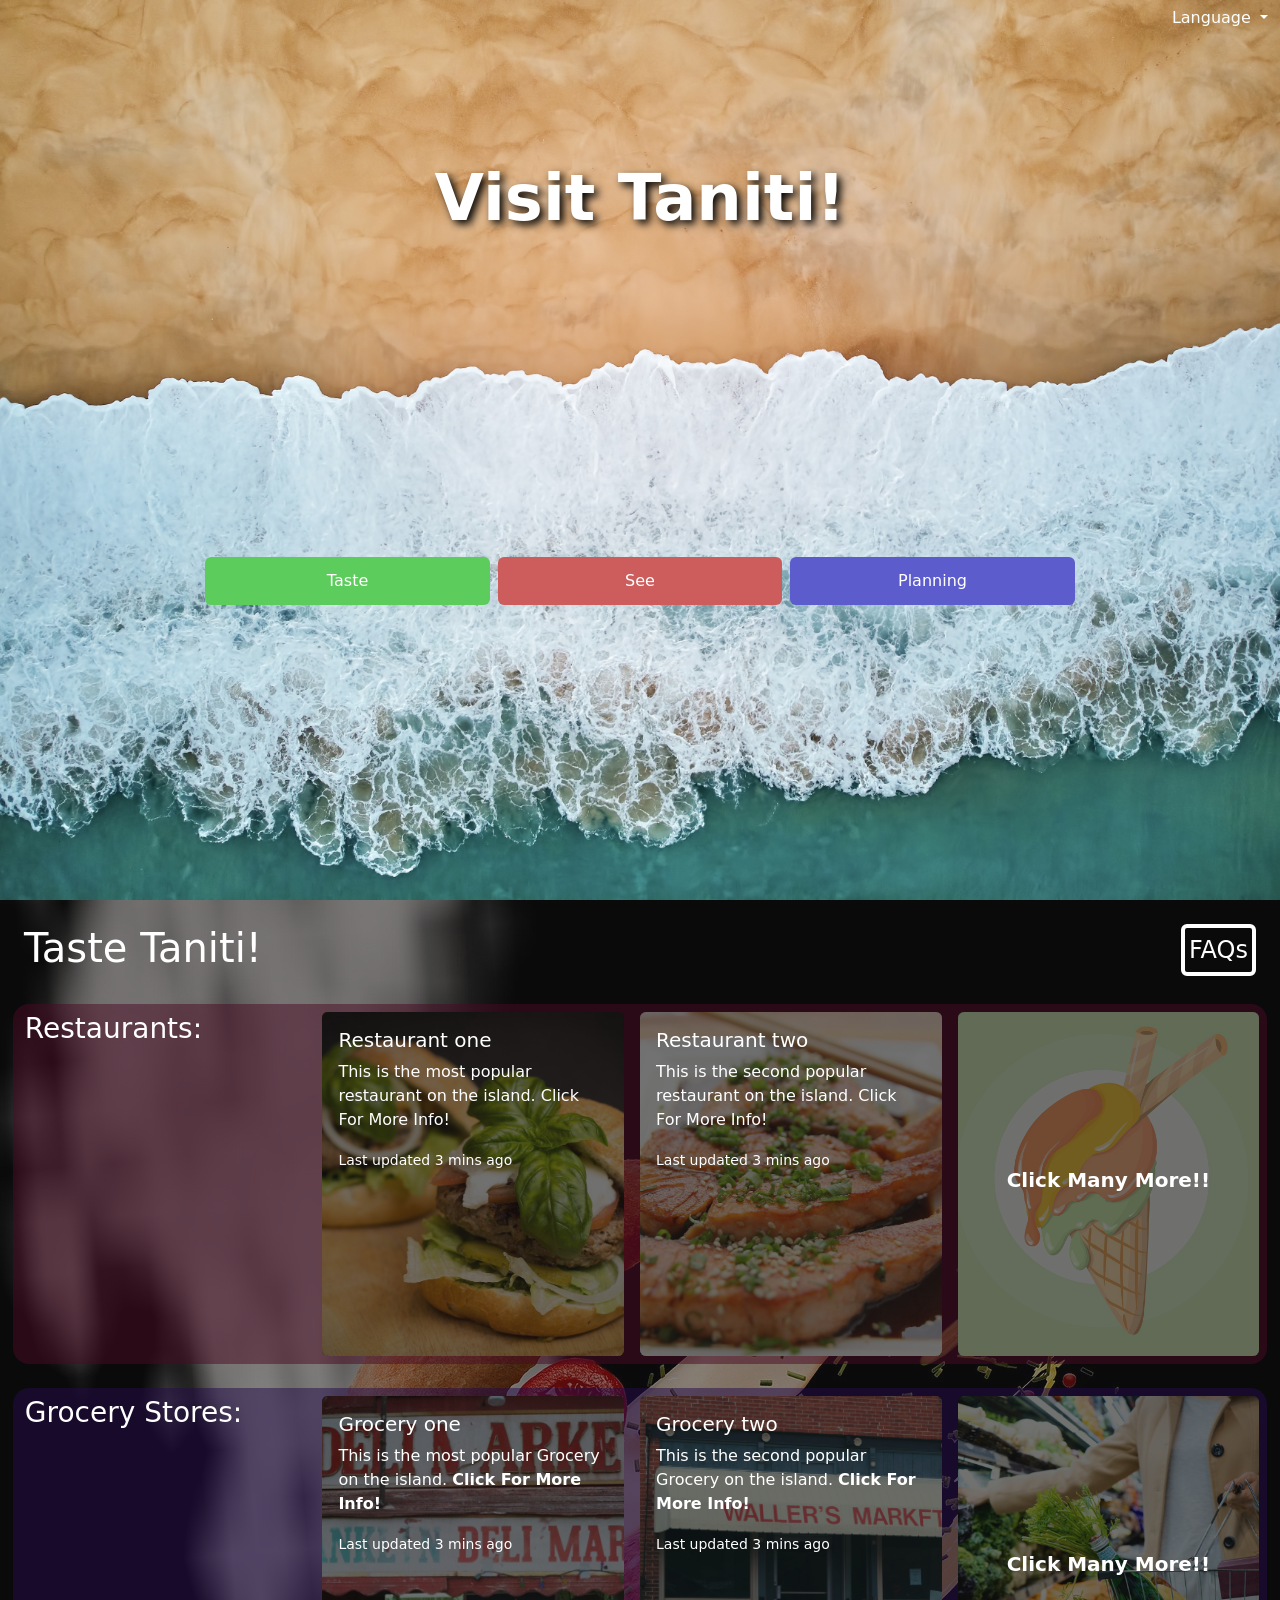
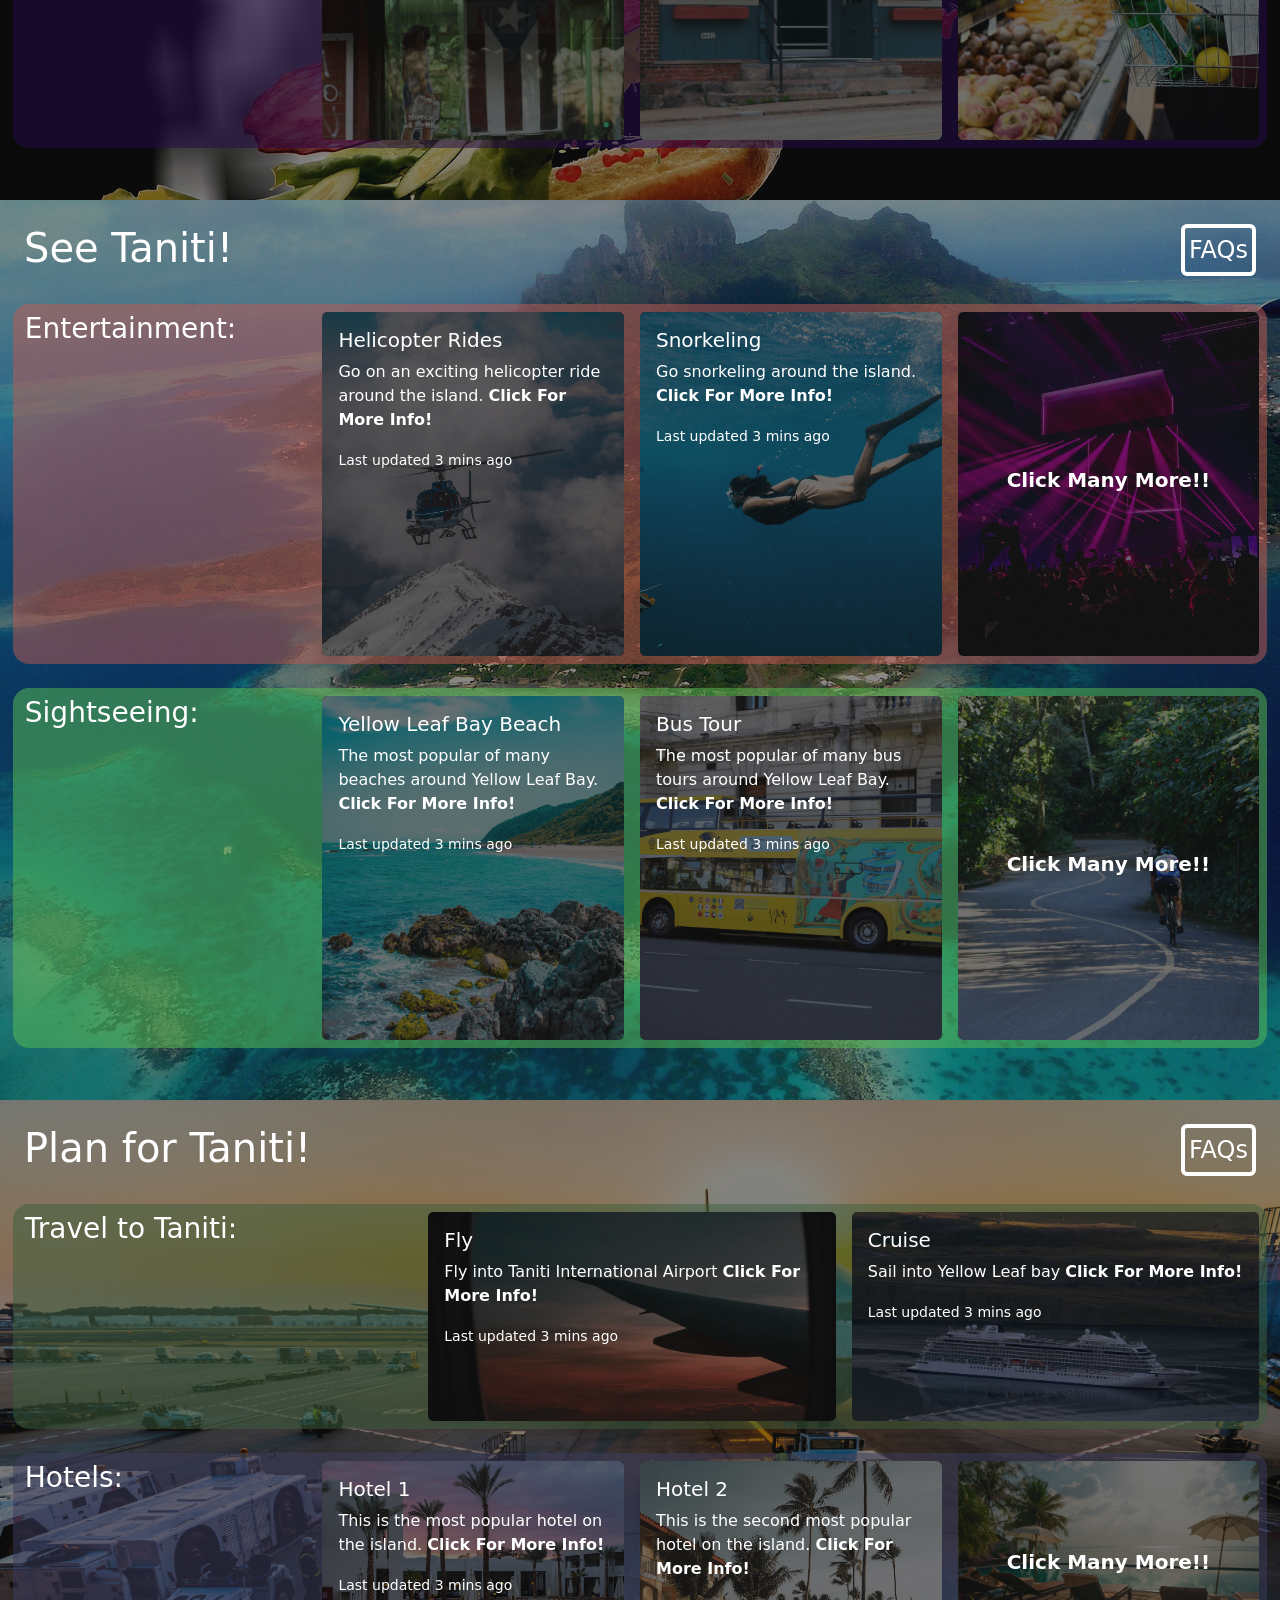
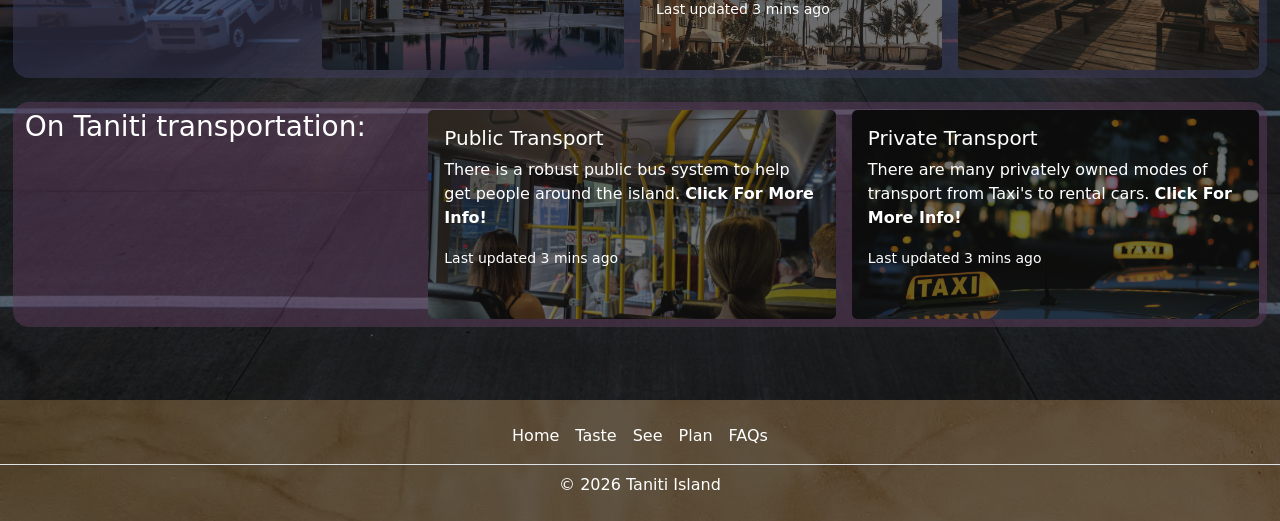
<file: index.html>
<!DOCTYPE html>
<html lang="en">
<head>
    <meta charset="UTF-8">
    <title>Visit Taniti</title>
    <!--import bootstrap-->
    <link href="https://cdn.jsdelivr.net/npm/bootstrap@5.3.8/dist/css/bootstrap.min.css" rel="stylesheet" integrity="sha384-sRIl4kxILFvY47J16cr9ZwB07vP4J8+LH7qKQnuqkuIAvNWLzeN8tE5YBujZqJLB" crossorigin="anonymous">
    <link rel="stylesheet" href="style.css">
</head>
<body class="d-flex flex-column">


    <main class="m-0 p-0 w-100 homeMain overflow-hidden">
        <div class="indexFold haloImgDiv m-0 p-0 border-0 backgroundImg" id="home" style="background-image: url('images/beach1.jpg');">
            <div class="container d-flex justify-content-center m-0 p-0 mw-100 text-white">
                <div class="col m-0 p-0 haloImgText">
                    <h1 class="row card-title m-0 rounded-0 justify-content-center">
                        Visit Taniti!
                    </h1>
                    <div class="row" id="t2BtnContainer">
                        <div class="col-2"></div>
                        <a href="#food" class="col m-0 ps-0 py-0 pe-1 h-100">
                            <button type="button" class="btn btn-light border-0 h-100 w-100" id="t2TasteBtn">
                                Taste
                            </button>
                        </a>
                        <a href="#see" class="col m-0 ps-1 py-0 pe-1 h-100">
                            <button type="button" class="btn btn-light border-0 h-100 w-100" id="t2SeeBtn">
                                See
                            </button>
                        </a>
                        <a href="#plan" class="col m-0 ps-1 py-0 pe-0 h-100">
                            <button type="button" class="btn btn-light border-0 h-100 w-100" id="t2PlanningBtn">
                                Planning
                            </button>
                        </a>
                        <div class="col-2"></div>
                    </div>
                </div>
            </div>
            <div class="dropdown-center bg-transparent border-0" id="languageSelector">
                <button class="btn btn-secondary dropdown-toggle bg-transparent text-white border-0" type="button" data-bs-toggle="dropdown" aria-expanded="false">
                    Language
                </button>
                <ul class="dropdown-menu bg-transparent text-white border-0">
                    <li><a class="dropdown-item border-0 langSelect rounded-1 active" href="#" aria-current="true">English</a></li>
                    <li><a class="dropdown-item border-0 langSelect rounded-1" href="#">Spanish</a></li>
                    <li><a class="dropdown-item border-0 langSelect rounded-1" href="#">French</a></li>
                </ul>
            </div>
        </div>
        <div class="indexFold backgroundImg" id="food" style="background-image: url('images/food1.jpg');">
            <div class="t2Greyout text-white">
                <div>
                    <h1 class="p-4 float-start">
                        Taste Taniti!
                    </h1>
                    <a href="FAQ.html" class="p-4 float-end t2FAQBtn">
                        <button class="btn h-100 w-100  p-1">
                            FAQs
                        </button>
                    </a>
                </div>

                <div class="container t3PtA p-0 m-0 d-flex justify-content-center">
                    <div class="container t3PtA p-0 mx-5">
                        <div class="row t3Pt1 mb-4"
                             style="background-color: rgba(75, 10, 35.5, 0.50); border-radius: 1rem;">
                            <h3 class="col">Restaurants:</h3>
                            <div class="col h-auto m-2 card backgroundImg border-0"
                                 style="background-image: url('images/restaurant/restaurant1.jpg');">
                                <a class="card-img-overlay text-white text-decoration-none"
                                   style="background-color: rgba(20, 20, 20, 0.60);"
                                   href="tier3.html?type=restaurant&number=1">
                                    <h5 class="card-title">Restaurant one</h5>
                                    <p class="card-text">This is the most popular restaurant on the island. Click For More Info!</p>
                                    <p class="card-text"><small>Last updated 3 mins ago</small></p>
                                </a>
                            </div>
                            <div class="col h-auto m-2 card backgroundImg border-0"
                                 style="background-image: url('images/restaurant/restaurant2.jpg');">
                                <a class="card-img-overlay text-white text-decoration-none"
                                   style="background-color: rgba(20, 20, 20, 0.60);"
                                   href="tier3.html?type=restaurant&number=2">
                                    <h5 class="card-title">Restaurant two</h5>
                                    <p class="card-text">This is the second popular restaurant on the island. Click For More Info!</p>
                                    <p class="card-text"><small>Last updated 3 mins ago</small></p>
                                </a>
                            </div>
                            <div class="col h-auto m-2 card backgroundImg border-0"
                                 style="background-image: url('images/restaurant/restauranta.jpg');">
                                <a class="card-img-overlay text-white d-flex align-items-center text-decoration-none"
                                   style="background-color: rgba(20, 20, 20, 0.60);"
                                   href="tier3.html?type=restaurant&number=a">
                                    <h5 class="card-title manyMore"><strong>
                                        Click Many More!!
                                    </strong></h5>
                                </a>
                            </div>
                        </div>

                        <div class="row t3Pt2 mt-4"
                             style="background-color: rgba(35.5, 10, 75, 0.50); border-radius: 1rem;">
                            <h3 class="col">Grocery Stores:</h3>
                            <div class="col h-auto m-2 card backgroundImg border-0"
                                 style="background-image: url('images/grocery/grocery1.jpg');">
                                <a class="card-img-overlay text-white text-decoration-none"
                                   style="background-color: rgba(20, 20, 20, 0.60);"
                                   href="tier3.html?type=grocery&number=1">
                                    <h5 class="card-title">Grocery one</h5>
                                    <p class="card-text">This is the most popular Grocery on the island. <strong>Click For More Info!</strong></p>
                                    <p class="card-text"><small>Last updated 3 mins ago</small></p>
                                </a>
                            </div>
                            <div class="col h-auto m-2 card backgroundImg border-0"
                                 style="background-image: url('images/grocery/grocery2.jpg');">
                                <a class="card-img-overlay text-white text-decoration-none"
                                   style="background-color: rgba(20, 20, 20, 0.60);"
                                   href="tier3.html?type=grocery&number=2">
                                    <h5 class="card-title">Grocery two</h5>
                                    <p class="card-text">This is the second popular Grocery on the island. <strong>Click For More Info!</strong></p>
                                    <p class="card-text"><small>Last updated 3 mins ago</small></p>
                                </a>
                            </div>
                            <div class="col h-auto m-2 card backgroundImg border-0"
                                 style="background-image: url('images/grocery/grocerya.jpg');">
                                <a class="card-img-overlay text-white d-flex align-items-center text-decoration-none"
                                   style="background-color: rgba(20, 20, 20, 0.60);"
                                   href="tier3.html?type=grocery&number=a">
                                    <h5 class="card-title manyMore"><strong>
                                        Click Many More!!
                                    </strong></h5>
                                </a>
                            </div>
                        </div>
                    </div>
                </div>
            </div>
        </div>
        <div class="indexFold backgroundImg" id="see" style="background-image: url('images/see1.jpg');">
            <div class="t2Greyout text-white">
                <div>
                    <h1 class="p-4 float-start">
                        See Taniti!
                    </h1>
                    <a href="FAQ.html" class="p-4 float-end t2FAQBtn">
                        <button class="btn h-100 w-100  p-1">
                            FAQs
                        </button>
                    </a>
                </div>

                <div class="container t3PtA p-0 m-0 d-flex justify-content-center">
                    <div class="container t3PtA p-0 mx-5">
                        <div class="row t3Pt1 mb-4"
                             style="background-color: rgba(191, 91, 82, 0.50); border-radius: 1rem;">
                            <h3 class="col">Entertainment:</h3>
                            <div class="col h-auto m-2 card backgroundImg border-0"
                                 style="background-image: url('images/ent/ent1.jpg');">
                                <a class="card-img-overlay text-white text-decoration-none"
                                   style="background-color: rgba(20, 20, 20, 0.60);"
                                   href="tier3.html?type=ent&number=1">
                                    <h5 class="card-title">Helicopter Rides</h5>
                                    <p class="card-text">Go on an exciting helicopter ride around the island. <strong>Click For More Info!</strong></p>
                                    <p class="card-text"><small>Last updated 3 mins ago</small></p>
                                </a>
                            </div>
                            <div class="col h-auto m-2 card backgroundImg border-0"
                                 style="background-image: url('images/ent/ent2.jpg');">
                                <a class="card-img-overlay text-white text-decoration-none"
                                   style="background-color: rgba(20, 20, 20, 0.60);"
                                   href="tier3.html?type=ent&number=2">
                                    <h5 class="card-title">Snorkeling</h5>
                                    <p class="card-text">Go snorkeling around the island. <strong>Click For More Info!</strong></p>
                                    <p class="card-text"><small>Last updated 3 mins ago</small></p>
                                </a>
                            </div>
                            <div class="col h-auto m-2 card backgroundImg border-0"
                                 style="background-image: url('images/ent/enta.jpg');">
                                <a class="card-img-overlay text-white d-flex align-items-center text-decoration-none"
                                   style="background-color: rgba(20, 20, 20, 0.60);"
                                   href="tier3.html?type=ent&number=a">
                                    <h5 class="card-title manyMore"><strong>
                                        Click Many More!!
                                    </strong></h5>
                                </a>
                            </div>
                        </div>

                        <div class="row t3Pt2 mt-4"
                             style="background-color: rgba(91, 191, 82, 0.50); border-radius: 1rem;">
                            <h3 class="col">Sightseeing:</h3>
                            <div class="col h-auto m-2 card backgroundImg border-0"
                                 style="background-image: url('images/sight/sight1.jpg');">
                                <a class="card-img-overlay text-white text-decoration-none"
                                   style="background-color: rgba(20, 20, 20, 0.60);"
                                   href="tier3.html?type=sight&number=1">
                                    <h5 class="card-title">Yellow Leaf Bay Beach</h5>
                                    <p class="card-text">The most popular of many beaches around Yellow Leaf Bay. <strong>Click For More Info!</strong></p>
                                    <p class="card-text"><small>Last updated 3 mins ago</small></p>
                                </a>
                            </div>
                            <div class="col h-auto m-2 card backgroundImg border-0"
                                 style="background-image: url('images/sight/sight2.jpg');">
                                <a class="card-img-overlay text-white text-decoration-none"
                                   style="background-color: rgba(20, 20, 20, 0.60);"
                                   href="tier3.html?type=sight&number=2">
                                    <h5 class="card-title">Bus Tour</h5>
                                    <p class="card-text">The most popular of many bus tours around Yellow Leaf Bay. <strong>Click For More Info!</strong></p>
                                    <p class="card-text"><small>Last updated 3 mins ago</small></p>
                                </a>
                            </div>
                            <div class="col h-auto m-2 card backgroundImg border-0"
                                 style="background-image: url('images/sight/sighta.jpg');">
                                <a class="card-img-overlay text-white d-flex align-items-center text-decoration-none"
                                   style="background-color: rgba(20, 20, 20, 0.60);"
                                   href="tier3.html?type=sight&number=a">
                                    <h5 class="card-title manyMore"><strong>
                                        Click Many More!!
                                    </strong></h5>
                                </a>
                            </div>
                        </div>
                    </div>
                </div>
            </div>
        </div>
        <div class="indexFold backgroundImg" id="plan" style="background-image: url('images/plan1.jpg');">
            <div class="t2Greyout text-white">
                <div>
                    <h1 class="p-4 float-start">
                        Plan for Taniti!
                    </h1>
                    <a href="FAQ.html" class="p-4 float-end t2FAQBtn">
                        <button class="btn h-100 w-100  p-1">
                            FAQs
                        </button>
                    </a>
                </div>

                <div class="container t3PtA p-0 m-0 d-flex justify-content-center">
                    <div class="container t3PtA p-0 mx-5">
                        <div class="row t3PtTo mb-4"
                             style="background-color: rgba(61, 94, 61, 0.50); border-radius: 1rem;">
                            <h3 class="col">Travel to Taniti:</h3>
                            <div class="col h-auto m-2 card backgroundImg border-0"
                                 style="background-image: url('images/travel/travel1.jpg');">
                                <a class="card-img-overlay text-white text-decoration-none"
                                   style="background-color: rgba(20, 20, 20, 0.60);"
                                   href="tier3.html?type=travel&number=1">
                                    <h5 class="card-title">Fly</h5>
                                    <p class="card-text">Fly into Taniti International Airport <strong>Click For More Info!</strong></p>
                                    <p class="card-text"><small>Last updated 3 mins ago</small></p>
                                </a>
                            </div>
                            <div class="col h-auto m-2 card backgroundImg border-0"
                                 style="background-image: url('images/travel/travel2.jpg');">
                                <a class="card-img-overlay text-white text-decoration-none"
                                   style="background-color: rgba(20, 20, 20, 0.60);"
                                   href="tier3.html?type=travel&number=2">
                                    <h5 class="card-title">Cruise</h5>
                                    <p class="card-text">Sail into Yellow Leaf bay <strong>Click For More Info!</strong></p>
                                    <p class="card-text"><small>Last updated 3 mins ago</small></p>
                                </a>
                            </div>
                        </div>

                        <div class="row t3PtLog mt-4"
                             style="background-color: rgba(61, 61, 94, 0.50); border-radius: 1rem;">
                            <h3 class="col">Hotels:</h3>
                            <div class="col h-auto m-2 card backgroundImg border-0"
                                 style="background-image: url('images/hotel/hotel1.jpg');">
                                <a class="card-img-overlay text-white text-decoration-none"
                                   style="background-color: rgba(20, 20, 20, 0.60);"
                                   href="tier3.html?type=hotel&number=1">
                                    <h5 class="card-title">Hotel 1</h5>
                                    <p class="card-text">This is the most popular hotel on the island. <strong>Click For More Info!</strong></p>
                                    <p class="card-text"><small>Last updated 3 mins ago</small></p>
                                </a>
                            </div>
                            <div class="col h-auto m-2 card backgroundImg border-0"
                                 style="background-image: url('images/hotel/hotel2.jpg');">
                                <a class="card-img-overlay text-white text-decoration-none"
                                   style="background-color: rgba(20, 20, 20, 0.60);"
                                   href="tier3.html?type=hotel&number=2">
                                    <h5 class="card-title">Hotel 2</h5>
                                    <p class="card-text">This is the second most popular hotel on the island. <strong>Click For More Info!</strong></p>
                                    <p class="card-text"><small>Last updated 3 mins ago</small></p>
                                </a>
                            </div>
                            <div class="col h-auto m-2 card backgroundImg border-0"
                                 style="background-image: url('images/hotel/hotela.jpg');">
                                <a class="card-img-overlay text-white d-flex align-items-center text-decoration-none"
                                   style="background-color: rgba(20, 20, 20, 0.60);"
                                   href="tier3.html?type=hotel&number=a">
                                    <h5 class="card-title manyMore"><strong>
                                        Click Many More!!
                                    </strong></h5>
                                </a>
                            </div>
                        </div>

                        <div class="row t3PtGro mt-4"
                             style="background-color: rgba(94, 61, 94, 0.50); border-radius: 1rem;">
                            <h3 class="col">On Taniti transportation:</h3>
                            <div class="col h-auto m-2 card backgroundImg border-0"
                                 style="background-image: url('images/ground/ground1.jpg');">
                                <a class="card-img-overlay text-white text-decoration-none"
                                   style="background-color: rgba(20, 20, 20, 0.60);"
                                   href="tier3.html?type=ground&number=1">
                                    <h5 class="card-title">Public Transport</h5>
                                    <p class="card-text">There is a robust public bus system to help get people around the island. <strong>Click For More Info!</strong></p>
                                    <p class="card-text"><small>Last updated 3 mins ago</small></p>
                                </a>
                            </div>
                            <div class="col h-auto m-2 card backgroundImg border-0"
                                 style="background-image: url('images/ground/ground2.jpg');">
                                <a class="card-img-overlay text-white text-decoration-none"
                                   style="background-color: rgba(20, 20, 20, 0.60);"
                                   href="tier3.html?type=ground&number=2">
                                    <h5 class="card-title">Private Transport</h5>
                                    <p class="card-text">There are many privately owned modes of transport from Taxi's to rental cars. <strong>Click For More Info!</strong></p>
                                    <p class="card-text"><small>Last updated 3 mins ago</small></p>
                                </a>
                            </div>
                        </div>
                    </div>
                </div>
            </div>
        </div>

    </main>

    <footer class="w-100 mw-100 p-0"
            style="background-image: url('images/beach2.jpg')">
        <div class="container m-0 w-100 mw-100 py-2 px-0"
             style="background-color: rgba(20, 20, 20, 0.60); height: 100%">
            <ul class="nav justify-content-center border-bottom p-2 m-0 h-100">
                <li class="nav-item">
                    <a href="index.html" class="nav-link px-2 footerNav">
                        Home
                    </a>
                </li>
                <li class="nav-item">
                    <a href="index.html#food" class="nav-link px-2 footerNav">
                        Taste
                    </a>
                </li>
                <li class="nav-item">
                    <a href="index.html#see" class="nav-link px-2 footerNav">
                        See
                    </a>
                </li>
                <li class="nav-item">
                    <a href="index.html#plan" class="nav-link px-2 footerNav">
                        Plan
                    </a>
                </li>
                <li class="nav-item">
                    <a href="FAQ.html" class="nav-link px-2 footerNav">
                        FAQs
                    </a>
                </li>
            </ul>
            <p class="text-center text-white pt-2">© 2026 Taniti Island</p>
        </div>
    </footer>

<!--import bootstrap-->
<script src="https://cdn.jsdelivr.net/npm/bootstrap@5.3.8/dist/js/bootstrap.bundle.min.js" integrity="sha384-FKyoEForCGlyvwx9Hj09JcYn3nv7wiPVlz7YYwJrWVcXK/BmnVDxM+D2scQbITxI"
        crossorigin="anonymous"></script>
</body>
</html>
</file>
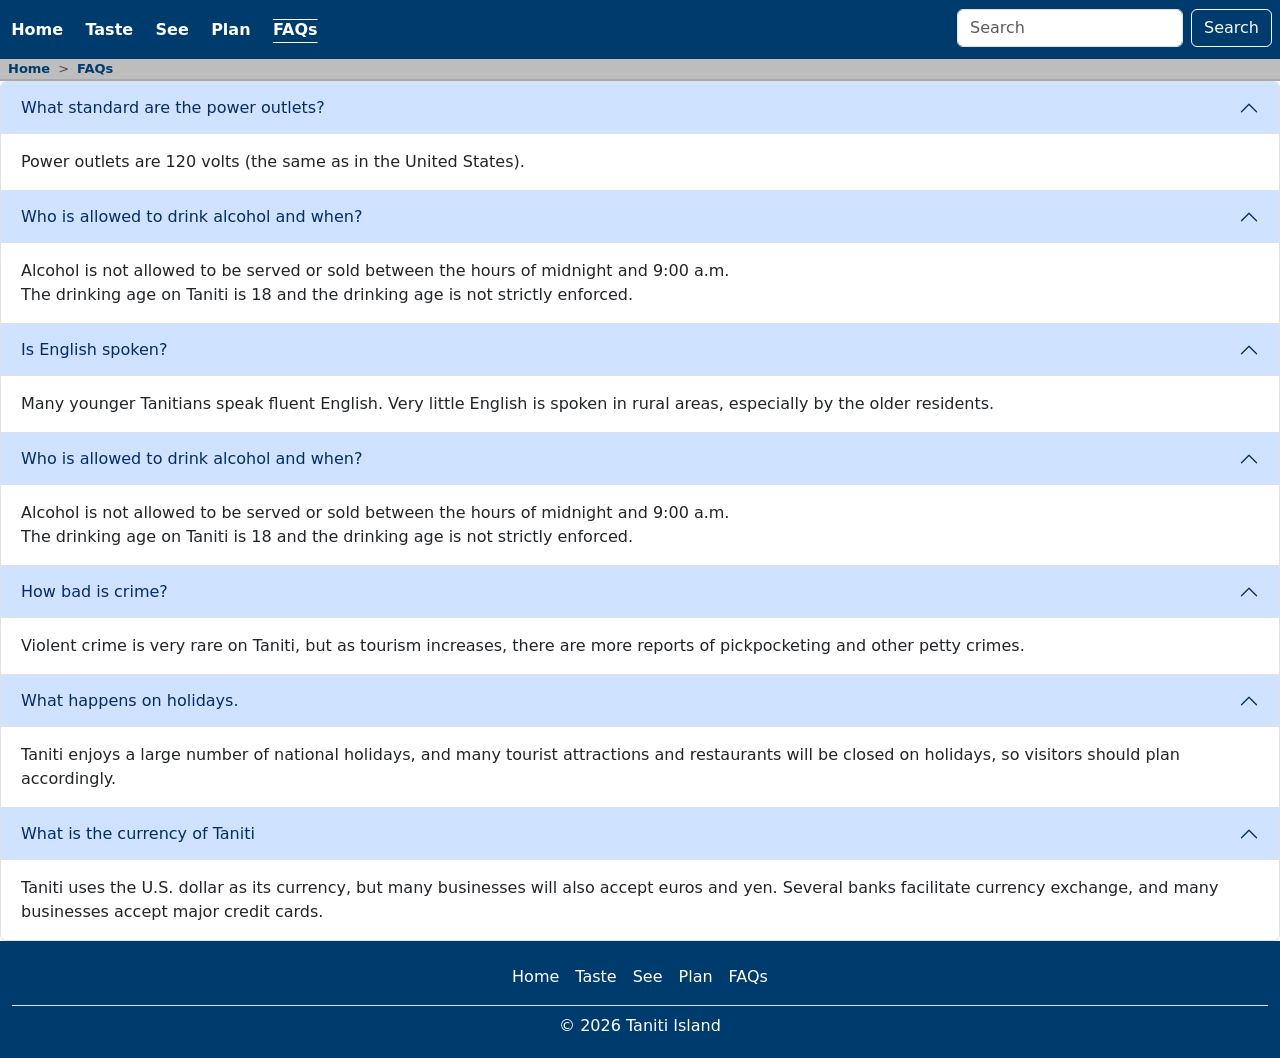
<file: FAQ.html>
<!DOCTYPE html>
<html lang="en">
<head>
  <meta charset="UTF-8">
  <title id="t3Title">Taniti: FAQ</title>
  <!--import bootstrap-->
  <link href="https://cdn.jsdelivr.net/npm/bootstrap@5.3.8/dist/css/bootstrap.min.css" rel="stylesheet" integrity="sha384-sRIl4kxILFvY47J16cr9ZwB07vP4J8+LH7qKQnuqkuIAvNWLzeN8tE5YBujZqJLB" crossorigin="anonymous">
  <link rel="stylesheet" href="style.css">
</head>
<body>

  <header>
    <nav class="navbar navbar-expand-lg pt-0 pb-0" style="background-color: #003B6D;">
      <div class="container-fluid h-100 gx-0 pe-2">
        <button class="navbar-toggler bg-white" type="button" data-bs-toggle="collapse" data-bs-target="#navbarSupportedContent" aria-controls="navbarSupportedContent" aria-expanded="false" aria-label="Toggle navigation">
          <span class="navbar-toggler-icon"></span>
        </button>
        <div class="collapse navbar-collapse h-100" id="navbarSupportedContent">
          <ul class="navbar-nav me-auto mb-2 mb-lg-0 h-100">
            <li class="nav-item h-100">
              <a class="nav-link h-100 fw-bold text-white" href="index.html">Home</a>
            </li>
            <li class="nav-item h-100">
              <a class="nav-link h-100 fw-bold text-white" href="index.html#food">Taste</a>
            </li>
            <li class="nav-item h-100">
              <a class="nav-link h-100 fw-bold text-white" href="index.html#see">See</a>
            </li>
            <li class="nav-item h-100">
              <a class="nav-link h-100 fw-bold text-white" href="index.html#plan">Plan</a>
            </li>
            <li class="nav-item h-100">
              <a class="nav-link h-100 fw-bold text-white active" aria-current="page" href="FAQ.html">FAQs</a>
            </li>
          </ul>
          <form class="d-flex pb-1">
            <input class="form-control me-2" type="search" placeholder="Search" aria-label="Search">
            <button class="btn btn-outline-light" type="submit">Search</button>
          </form>
        </div>
      </div>
    </nav>

    <nav aria-label="breadcrumb"
         style="background-color: #BDBDBD;
               --bs-breadcrumb-divider: '>';
               border-bottom: 2px solid darkgray;
               font-size: small;">
      <ol class="breadcrumb m-0 ps-2">
        <li class="breadcrumb-item">
          <a class="fw-bold breadcrumb-link" href="index.html" style="color: #003B6D;">Home
          </a>
        </li>
        <li class="breadcrumb-item active">
          <a class="fw-bold breadcrumb-link" href="FAQ.html" aria-current="page" style="color: #003B6D;">FAQs
          </a>
        </li>
      </ol>
    </nav>

  </header>

  <main>


    <div class="accordion" id="accordionPanelsStayOpenExample">
      <div class="accordion-item">
        <h2 class="accordion-header">
          <button class="accordion-button" type="button" data-bs-toggle="collapse" data-bs-target="#panelsStayOpen-questionOne" aria-expanded="true" aria-controls="panelsStayOpen-collapseOne">
            What standard are the power outlets?
          </button>
        </h2>
        <div id="panelsStayOpen-questionOne" class="accordion-collapse collapse show">
          <div class="accordion-body">
            Power outlets are 120 volts (the same as in the United States).
          </div>
        </div>
      </div>
      <div class="accordion-item">
        <h2 class="accordion-header">
          <button class="accordion-button" type="button" data-bs-toggle="collapse" data-bs-target="#panelsStayOpen-questionTwo" aria-expanded="false" aria-controls="panelsStayOpen-collapseTwo">
            Who is allowed to drink alcohol and when?
          </button>
        </h2>
        <div id="panelsStayOpen-questionTwo" class="accordion-collapse collapse show">
          <div class="accordion-body">
            Alcohol is not allowed to be served or sold between the hours of midnight and 9:00 a.m.
            <br>
            The drinking age on Taniti is 18 and the drinking age is not strictly enforced.
          </div>
        </div>
      </div>
      <div class="accordion-item">
        <h2 class="accordion-header">
          <button class="accordion-button" type="button" data-bs-toggle="collapse" data-bs-target="#panelsStayOpen-questionThree" aria-expanded="false" aria-controls="panelsStayOpen-collapseThree">
            Is English spoken?
          </button>
        </h2>
        <div id="panelsStayOpen-questionThree" class="accordion-collapse collapse show">
          <div class="accordion-body">
            Many younger Tanitians speak fluent English. Very little English is spoken in rural areas, especially by the older residents.
          </div>
        </div>
      </div>
      <div class="accordion-item">
        <h2 class="accordion-header">
          <button class="accordion-button" type="button" data-bs-toggle="collapse" data-bs-target="#panelsStayOpen-questionFour" aria-expanded="false" aria-controls="panelsStayOpen-collapseTwo">
            Who is allowed to drink alcohol and when?
          </button>
        </h2>
        <div id="panelsStayOpen-questionFour" class="accordion-collapse collapse show">
          <div class="accordion-body">
            Alcohol is not allowed to be served or sold between the hours of midnight and 9:00 a.m.
            <br>
            The drinking age on Taniti is 18 and the drinking age is not strictly enforced.
          </div>
        </div>
      </div>
      <div class="accordion-item">
        <h2 class="accordion-header">
          <button class="accordion-button" type="button" data-bs-toggle="collapse" data-bs-target="#panelsStayOpen-questionFive" aria-expanded="false" aria-controls="panelsStayOpen-collapseThree">
            How bad is crime?
          </button>
        </h2>
        <div id="panelsStayOpen-questionFive" class="accordion-collapse collapse show">
          <div class="accordion-body">
            Violent crime is very rare on Taniti, but as tourism increases, there are more reports of pickpocketing and other petty crimes.
          </div>
        </div>
      </div>
      <div class="accordion-item">
        <h2 class="accordion-header">
          <button class="accordion-button" type="button" data-bs-toggle="collapse" data-bs-target="#panelsStayOpen-questionSix" aria-expanded="false" aria-controls="panelsStayOpen-collapseTwo">
            What happens on holidays.
          </button>
        </h2>
        <div id="panelsStayOpen-questionSix" class="accordion-collapse collapse show">
          <div class="accordion-body">
            Taniti enjoys a large number of national holidays, and many tourist attractions and restaurants will be closed on holidays, so visitors should plan accordingly.
          </div>
        </div>
      </div>
      <div class="accordion-item">
        <h2 class="accordion-header">
          <button class="accordion-button" type="button" data-bs-toggle="collapse" data-bs-target="#panelsStayOpen-questionSeven" aria-expanded="false" aria-controls="panelsStayOpen-collapseThree">
            What is the currency of Taniti
          </button>
        </h2>
        <div id="panelsStayOpen-questionSeven" class="accordion-collapse collapse show">
          <div class="accordion-body">
            Taniti uses the U.S. dollar as its currency, but many businesses will also accept euros and yen. Several banks facilitate currency exchange, and many businesses accept major credit cards.
          </div>
        </div>
      </div>
    </div>


  </main>

  <footer class="w-100 mw-100 pt-2 pb-1 mt-auto"
          style="background-color: #003B6D;">
    <div class="container p0 m-0  w-100 mw-100">
      <ul class="nav justify-content-center border-bottom p-2 m-0">
        <li class="nav-item">
          <a href="index.html" class="nav-link px-2 footerNav">
            Home
          </a>
        </li>
        <li class="nav-item">
          <a href="index.html#food" class="nav-link px-2 footerNav">
            Taste
          </a>
        </li>
        <li class="nav-item">
          <a href="index.html#see" class="nav-link px-2 footerNav">
            See
          </a>
        </li>
        <li class="nav-item">
          <a href="index.html#plan" class="nav-link px-2 footerNav">
            Plan
          </a>
        </li>
        <li class="nav-item">
          <a href="FAQ.html" class="nav-link px-2 footerNav">
            FAQs
          </a>
        </li>
      </ul>
      <p class="text-center text-white pt-2">© 2026 Taniti Island</p>
    </div>
  </footer>

<script src="PopulateT3.js"></script>
<!--import bootstrap-->
<script src="https://cdn.jsdelivr.net/npm/bootstrap@5.3.8/dist/js/bootstrap.bundle.min.js" integrity="sha384-FKyoEForCGlyvwx9Hj09JcYn3nv7wiPVlz7YYwJrWVcXK/BmnVDxM+D2scQbITxI"
        crossorigin="anonymous"></script>
</body>
</html>
</file>
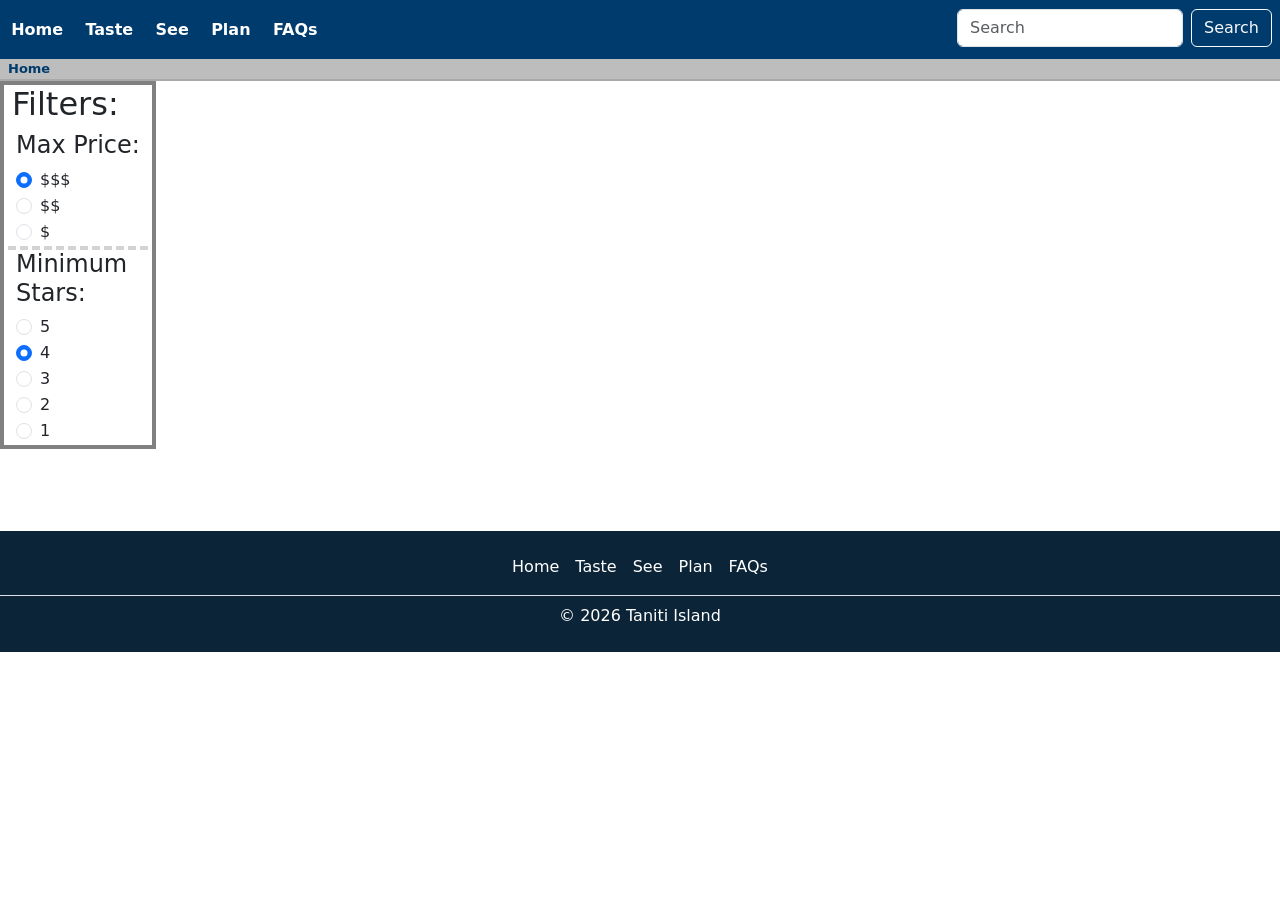
<file: tier3.html>
<!DOCTYPE html>
<html lang="en">
<head>
  <meta charset="UTF-8">
  <title id="t3Title">Title</title>
  <!--import bootstrap-->
  <link href="https://cdn.jsdelivr.net/npm/bootstrap@5.3.8/dist/css/bootstrap.min.css" rel="stylesheet" integrity="sha384-sRIl4kxILFvY47J16cr9ZwB07vP4J8+LH7qKQnuqkuIAvNWLzeN8tE5YBujZqJLB" crossorigin="anonymous">
  <link rel="stylesheet" href="style.css">
</head>
<body>

  <header>
    <nav class="navbar navbar-expand-lg pt-0 pb-0" style="background-color: #003B6D;">
      <div class="container-fluid h-100 gx-0 pe-2">
        <button class="navbar-toggler bg-white" type="button" data-bs-toggle="collapse" data-bs-target="#navbarSupportedContent" aria-controls="navbarSupportedContent" aria-expanded="false" aria-label="Toggle navigation">
          <span class="navbar-toggler-icon"></span>
        </button>
        <div class="collapse navbar-collapse h-100" id="navbarSupportedContent">
          <ul class="navbar-nav me-auto mb-2 mb-lg-0 h-100">
            <li class="nav-item h-100">
<!--              class="active" aria-current="page" -->
              <a class="nav-link h-100 fw-bold text-white" href="index.html" id="homeNav">Home</a>
            </li>
            <li class="nav-item h-100">
              <a class="nav-link h-100 fw-bold text-white" href="index.html#food" id="tasteNav">Taste</a>
            </li>
            <li class="nav-item h-100">
              <a class="nav-link h-100 fw-bold text-white" href="index.html#see" id="seeNav">See</a>
            </li>
            <li class="nav-item h-100">
              <a class="nav-link h-100 fw-bold text-white" href="index.html#plan" id="planNav">Plan</a>
            </li>
            <li class="nav-item h-100">
              <a class="nav-link h-100 fw-bold text-white" href="FAQ.html" id="FAQNav">FAQs</a>
            </li>
          </ul>
          <form class="d-flex pb-1">
            <input class="form-control me-2" type="search" placeholder="Search" aria-label="Search">
            <button class="btn btn-outline-light" type="submit">Search</button>
          </form>
        </div>
      </div>
    </nav>

    <nav aria-label="breadcrumb"
         style="background-color: #BDBDBD;
             --bs-breadcrumb-divider: '>';
             border-bottom: 2px solid darkgray;
             font-size: small;">
      <ol class="breadcrumb m-0 ps-2" id="breadcrumbList">
        <li class="breadcrumb-item active">
          <a class="fw-bold breadcrumb-link" href="index.html" aria-current="page" style="color: #003B6D;">Home
          </a>
        </li>
      </ol>
    </nav>

  </header>

  <div>
      <aside
          class="float-start px-1"
          style="border: gray 0.25em solid">

          <h2 class="px-1">
              Filters:
          </h2>
          <div class="filterBottomBorder px-2">
              <h4>Max Price:</h4>
              <div class="form-check">
                  <input class="form-check-input" type="radio" name="money" id="3money" value="3" checked>
                  <label class="form-check-label" for="3money">
                      $$$
                  </label>
              </div>
              <div class="form-check">
                  <input class="form-check-input" type="radio" name="money" id="2money" value="2">
                  <label class="form-check-label" for="2money">
                      $$
                  </label>
              </div>
              <div class="form-check">
                  <input class="form-check-input" type="radio" name="money" id="1money" value="1">
                  <label class="form-check-label" for="1money">
                      $
                  </label>
              </div>
          </div>
          <div class="px-2">
              <h4>Minimum<br>Stars:</h4>
              <div class="form-check">
                  <input class="form-check-input" type="radio" name="stars" id="5star" value="5">
                  <label class="form-check-label" for="5star">
                      5
                  </label>
              </div>
              <div class="form-check">
                  <input class="form-check-input" type="radio" name="stars" id="4star" value="4" checked>
                  <label class="form-check-label" for="4star">
                     4
                  </label>
              </div>
              <div class="form-check">
                  <input class="form-check-input" type="radio" name="stars" id="3star" value="3">
                  <label class="form-check-label" for="3star">
                      3
                  </label>
              </div>
              <div class="form-check">
                  <input class="form-check-input" type="radio" name="stars" id="2star" value="2">
                  <label class="form-check-label" for="2star">
                      2
                  </label>
              </div>
              <div class="form-check">
                  <input class="form-check-input" type="radio" name="stars" id="1star" value="1">
                  <label class="form-check-label" for="1star">
                      1
                  </label>
              </div>
          </div>
      </aside>


      <main class="container t3Main">
          <div class="t3Main row p-2" id="main">

          </div>
      </main>
  </div>

  <footer class="w-100 mw-100 p-0"
  style="background-color: #003B6D;">
      <div class="container m-0 w-100 mw-100 py-2 px-0"
           style="background-color: rgba(20, 20, 20, 0.60); height: 100%">
          <ul class="nav justify-content-center border-bottom p-2 m-0 h-100">
              <li class="nav-item">
                  <a href="index.html" class="nav-link px-2 footerNav">
                      Home
                  </a>
              </li>
              <li class="nav-item">
                  <a href="index.html#food" class="nav-link px-2 footerNav">
                      Taste
                  </a>
              </li>
              <li class="nav-item">
                  <a href="index.html#see" class="nav-link px-2 footerNav">
                      See
                  </a>
              </li>
              <li class="nav-item">
                  <a href="index.html#plan" class="nav-link px-2 footerNav">
                      Plan
                  </a>
              </li>
              <li class="nav-item">
                  <a href="FAQ.html" class="nav-link px-2 footerNav">
                      FAQs
                  </a>
              </li>
          </ul>
          <p class="text-center text-white pt-2">© 2026 Taniti Island</p>
      </div>
  </footer>

<script src="PopulateT3.js"></script>
<!--import bootstrap-->
<script src="https://cdn.jsdelivr.net/npm/bootstrap@5.3.8/dist/js/bootstrap.bundle.min.js" integrity="sha384-FKyoEForCGlyvwx9Hj09JcYn3nv7wiPVlz7YYwJrWVcXK/BmnVDxM+D2scQbITxI"
        crossorigin="anonymous"></script>
</body>
</html>
</file>
<file: style.css>
.haloImgText {
    padding-top: 10rem;
}
.haloImgText > h1 {
    font-size: 4rem;
    font-weight: bold;
    text-shadow: 0.25rem 0.25rem 0.5rem black;
}
@media only screen and (max-aspect-ratio: 4/3) {
    .indexFold {
        height: 50vh;
        width: 100vw;
    }
    .haloImgText > h1 {
        /*top, right & left, bottom*/
        padding: 10rem 0 15rem;
    }

    #t2BtnContainer {
        height: 6rem;
        /*padding: 5rem 0 0;*/
    }
    .t3Pt1, .t3Pt2 {
        height: 20vh;
        width: 98vw;
    }
    .t3PtTo, .t3PtLog, .t3PtGro {
        height: 12.5vh;
        width: 98vw;
    }

    .t3card {

    }
}
@media only screen and (min-aspect-ratio: 4/3) {
    .indexFold {
        height: 100vh;
        width: 100vw;
    }
    .haloImgText > h1 {
        /*top, right & left, bottom*/
        padding: 10rem 0 20rem;
    }
    #t2BtnContainer {
        height: 3rem;
        /*padding: 5rem 0 0;*/
    }
    .t3Pt1, .t3Pt2 {
        height: 40vh;
        width: 98vw;
    }
    .t3PtTo, .t3PtLog, .t3PtGro {
        height: 25vh;
        width: 98vw;
    }

    .t3card {
        min-width: 25vw;
        max-width: 25vw;
    }
}

.backgroundImg {
    background-size: cover;
    background-position: center;
}

#t2TasteBtn {
    background-color: rgb(92, 205, 92);
    color: white;
}
#t2TasteBtn:hover {
    background-color: rgb(112, 225, 112);
    color: white;
    transition: all 0.25s;
}
#t2SeeBtn {
    background-color: rgb(205, 92, 92);
    color: white;
}
#t2SeeBtn:hover {
    background-color: rgb(225, 112, 112);
    color: white;
    transition: all 0.25s;
}
#t2PlanningBtn {
    background-color: rgb(92, 92, 205);
    color: white
}
#t2PlanningBtn:hover {
    background-color: rgb(112, 112, 225);
    color: white;
    transition: all 0.25s;
}
#t2FAQBtn {
    background-color: rgb(92, 92, 92);
    color: white
}
#t2FAQBtn:hover {
    background-color: rgb(112, 112, 112);
    color: white;
    transition: all 0.25s;
}

#languageSelector {
    position: absolute;
    top: 0;
    right: 0;
}
.langSelect {
    color: white;
}
.langSelect.active {
    background-color: transparent;
    font-weight: bold;
}
.langSelect:hover {
    color: white;
    background-color: rgba(0, 0, 0, 0.5);
    transition: background-color 0.25s;
}

.t2FAQBtn > button {
    /*border-radius: 1rem;*/
    color: white;
    border: 0.25rem solid white;
    font-size: 1.5rem;
}
.t2FAQBtn:hover > button {
    color: white;
    border: 0.25rem solid white;

    background-color: rgba(150, 150, 150, 0.75);
    transition: background-color 0.25s;
}

.t2Greyout {
    background-color: rgba(20, 20, 20, 0.50);
    height: 100vh;
    width: 100vw;
}

.t3PtA {
    width: 100vw;
    max-width: 100vw;
    height: 90vh;
    max-height: 85vh;
}
.t3Pt1 > h3, .t3Pt2 > h3,
.t3PtTo > h3, .t3PtLog > h3, .t3PtGro > h3 {
    padding-top: 0.5rem;
}

.manyMore {
    width: 100%;
    text-align: center;
}
.t3Pt1 > div > a:hover, .t3Pt2 > div > a:hover,
.t3PtTo > div > a:hover, .t3PtLog > div > a:hover, .t3PtGro > div > a:hover {
    cursor:  pointer;
}

.navbar .navbar-nav .nav-link, .navbar .navbar-nav .active {
    padding: 1.1em 0.7em;
}
.navbar .navbar-nav .active {
    text-decoration: underline overline;
    text-underline-offset: 0.42em;
}
.navbar .navbar-nav .nav-link:hover {
    background-color: #6699CC;
    transition: background-color 0.5s;
}

.navbar > .navbar-brand, .navbar > button {
    padding-top: 0.5em;
    padding-bottom: 0.5em;
    height: 100%;
}


.breadcrumb-link {
    text-decoration: none;
}

.breadcrumb-link:hover {
    text-decoration: underline;
}
.footerNav {
    color: white;
}
.footerNav:hover {
    color: #BDBDBD;
    transition: color 0.25s ease-in-out;
}

.filterBottomBorder {
    border-bottom: 0.25rem lightgray dashed;
}

.t3CardTitle {
    color: white;
    background-image: linear-gradient(to right, black, black, rgba(0, 0, 0, 0.5), rgba(0, 0, 0, 0));
    font-weight: bold;
}
.t3card {
    padding: 0;
    margin: 0.25rem;
}
.iconDiv {
    height: 2.5rem;
    background-image: linear-gradient(to top, white, white, white, rgba(255, 255, 255, 0.5), rgba(255, 255, 255, 0));
}

.t3Main {
    min-height: 50vh;
}
</file>
